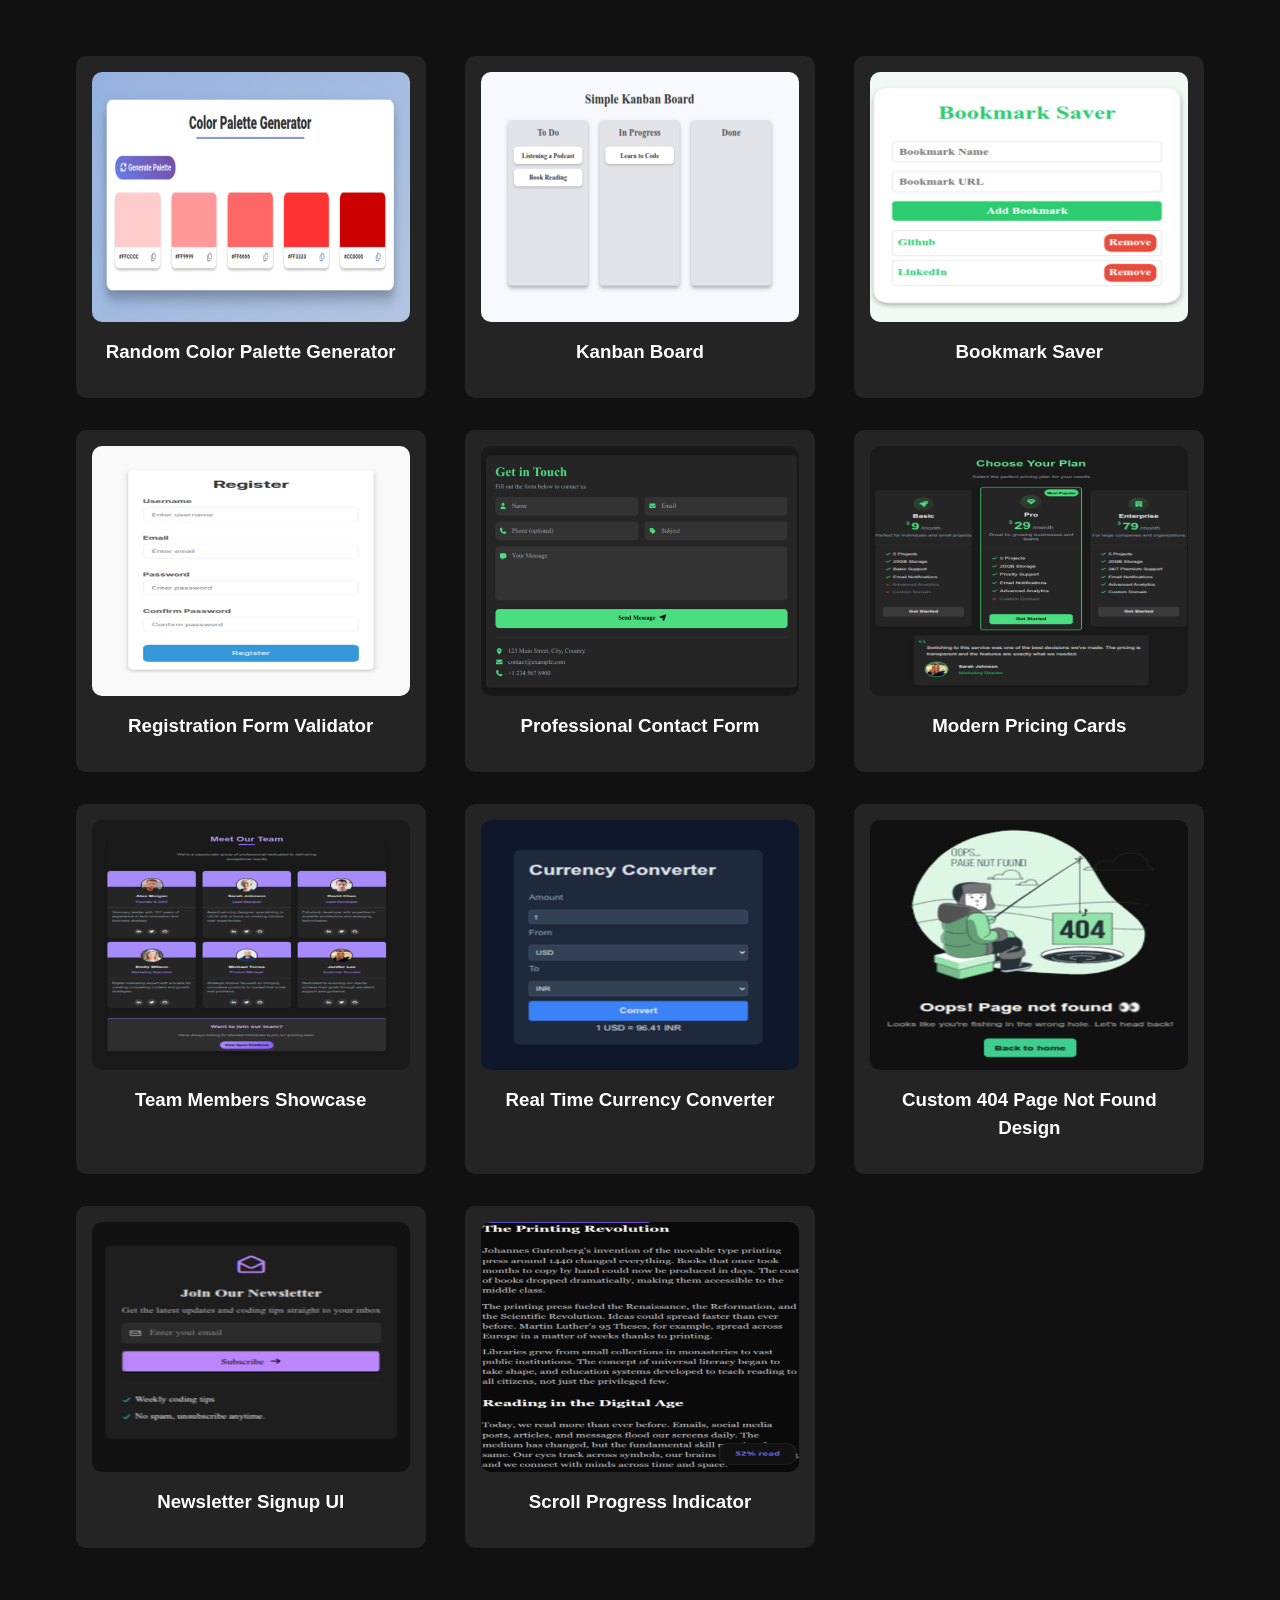
<file: index.html>
<!DOCTYPE html>
<html lang="en">
<head>
  <meta charset="UTF-8">
  <meta name="viewport" content="width=device-width, initial-scale=1.0">
  <title>Web Development Projects</title>
  <link rel="stylesheet" href="style.css">
</head>
<body>

  <div class="container">
    <div class="card-container">

      <!-- Project 2 -->
      <div class="cards">
        <div class="card-image">
          <img src="Assets/project-2.png" alt="Random Color Palette Generator">
          <div class="project-name">
            <h3>Random Color Palette Generator</h3>
          </div>
        </div> 
        <div class="card-description">
          <p class="project-description">
            An interactive color palette generator that creates random color 
            and lets users copy HEX codes.
          </p>
          <a href="Random-Color-Palette-Generator/" target="_blank" class="project-link" rel="noopener noreferrer">
            View Demo
          </a>
        </div>
      </div>

      <!-- Project 3 -->
      <div class="cards">
        <div class="card-image">
          <img src="Assets/project-3.png" alt="Kanban Board">
          <div class="project-name">
            <h3>Kanban Board</h3>
          </div>
        </div> 
        <div class="card-description">
          <p class="project-description">
            A responsive Kanban Board built using the HTML Drag and Drop API, allowing users to 
            move task cards.
          </p>
          <a href="Kanban-Board/" target="_blank" class="project-link" rel="noopener noreferrer">
            View Demo
          </a>
        </div>
      </div>

      <!--Project 5-->
       <div class="cards">
        <div class="card-image">
          <img src="Assets/project-5.png" alt="Bookmark Saver">
          <div class="project-name">
            <h3>Bookmark Saver</h3>
          </div>
        </div>
        <div class="card-description">
          <p class="project-description">
            A responsive bookmark manager that 
            saves website links using local storage.
          </p>
          <a href="Bookmark-Saver/" target="_blank" class="project-link" rel="noopener noreferrer">
            View Demo
          </a>
        </div>
      </div>

      <!--Project 6-->
       <div class="cards">
        <div class="card-image">
          <img src="Assets/project-6.png" alt="Registration Form Validator">
          <div class="project-name">
            <h3>Registration Form Validator</h3>
          </div>
        </div>
        <div class="card-description">
          <p class="project-description">
            A responsive registration form with real-time validation 
            for user inputs using HTML, CSS, and JavaScript.
          </p>
          <a href="Registration-Form-Validator/" target="_blank" class="project-link" rel="noopener noreferrer">
            View Demo
          </a>
        </div>
      </div>

      <!--Project 9-->
       <div class="cards">
        <div class="card-image">
          <img src="Assets/project-9.png" alt="Professional Contact Form">
          <div class="project-name">
            <h3>Professional Contact Form</h3>
          </div>
        </div>
        <div class="card-description">
          <p class="project-description">
            A responsive contact form built with HTML and CSS featuring a clean, modern UI.
          </p>
          <a href="Professional-Contact-Form/" target="_blank" class="project-link" rel="noopener noreferrer">
            View Demo
          </a>
        </div>
      </div>

      <!-- Project 10 -->
      <div class="cards">
        <div class="card-image">
          <img src="Assets/project-10.png" alt="Modern Pricing Cards">
          <div class="project-name">
            <h3>Modern Pricing Cards</h3>
          </div>
        </div>
        <div class="card-description">
          <p class="project-description">
             A modern and responsive pricing cards interface built with HTML and CSS, featuring 
             three pricing plans.
          </p>
          <a href="Modern-Pricing-Cards/" target="_blank" class="project-link" rel="noopener noreferrer">
            View Demo
          </a>
        </div>
      </div>
      
      <!-- Project 11 -->
      <div class="cards">
        <div class="card-image">
          <img src="Assets/project-11.png" alt="Team Members Showcase Section">
          <div class="project-name">
            <h3>Team Members Showcase <Section></Section></h3>
          </div>
        </div> 
        <div class="card-description">
          <p class="project-description">
             A responsive team members showcase section built with HTML and CSS 
             to highlight team members.
          </p>
          <a href="Team-Members-Showcase-Section/" target="_blank" class="project-link" rel="noopener noreferrer">
            View Demo
          </a>
        </div>
      </div>

      <!-- Project 13 -->
      <div class="cards">
        <div class="card-image">
          <img src="Assets/project-13.png" alt="Real Time Currency Converter">
          <div class="project-name">
            <h3>Real Time Currency Converter</h3>
          </div>
        </div>
        <div class="card-description">
          <p class="project-description">
            A responsive currency converter using 
            live exchange rates for instant currency conversion.
          </p>
          <a href="Real-Time-Currency-Converter/" target="_blank" class="project-link" rel="noopener noreferrer">
            View Demo
          </a>
        </div>
      </div>
      <!-- Project 15 -->
      <div class="cards">
        <div class="card-image">
          <img src="Assets/project-15.png" alt="Custom 404 Page Not Found Design">
          <div class="project-name">
            <h3>Custom 404 Page Not Found Design</h3>
          </div>
        </div>
        <div class="card-description">
          <p class="project-description">
            A responsive 404 Page Not Found built with HTML and CSS featuring a
            clean and modern design.
          </p>
          <a href="Custom-404-Page-Not-Found-Design/" target="_blank" class="project-link" rel="noopener noreferrer">
            View Demo
          </a>
        </div>
      </div>
      <!-- Project 16 -->
      <div class="cards">
        <div class="card-image">
          <img src="Assets/project-16.png" alt="Newsletter Signup UI">
          <div class="project-name">
            <h3>Newsletter Signup UI</h3>
          </div>
        </div>
        <div class="card-description">
          <p class="project-description">
            A responsive newsletter signup UI built with HTML and CSS featuring a clean, modern design.
          </p>
          <a href="Newsletter-Signup-UI/" target="_blank" class="project-link" rel="noopener noreferrer">
            View Demo
          </a>
        </div>
      </div>
      <!-- Project 19 -->
      <div class="cards">
        <div class="card-image">
          <img src="Assets/project-19.png" alt="Scroll Progress Indicator">
          <div class="project-name">
            <h3>Scroll Progress Indicator</h3>
          </div>
        </div>
        <div class="card-description">
          <p class="project-description">
             A responsive scroll progress indicator that 
             displays how much of the page has been scrolled.
          </p>
          <a href="Scroll-Progress-Indicator/" target="_blank" class="project-link" rel="noopener noreferrer">
            View Demo
          </a>
        </div>
      </div>

    </div>
  </div>
</body>
</html>
</file>
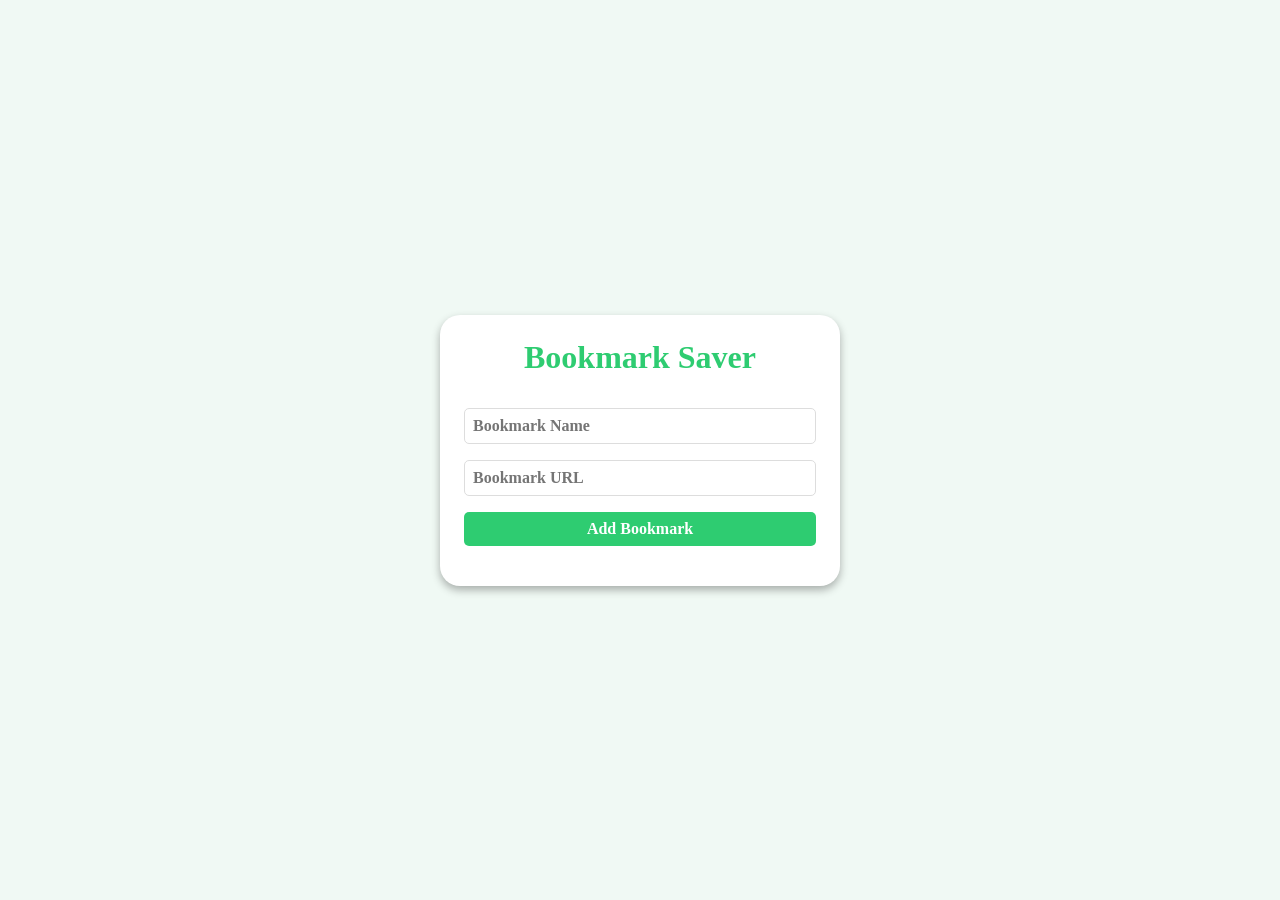
<file: Bookmark-Saver/index.html>
<!DOCTYPE html>
<html lang="en">
<head>
  <meta charset="UTF-8">
  <meta name="viewport" content="width=device-width, initial-scale=1.0">
  <title>Bookmark Saver</title>
  <link rel="stylesheet" href="style.css">
</head>
<body>   
  <div class="container">
    <div class="bookmark-container">
      <h1>Bookmark Saver</h1>
      <div class="input-container">
        <input type="text" placeholder="Bookmark Name" id="bookmark-name">
        <input type="text" placeholder="Bookmark URL" id="bookmark-url">
        <button id="add-bookmark">Add Bookmark</button>
        <ul id="bookmark-list"></ul>
      </div>
    </div>
  </div>
  <script src="script.js"></script>
</body>
</html>
</file>
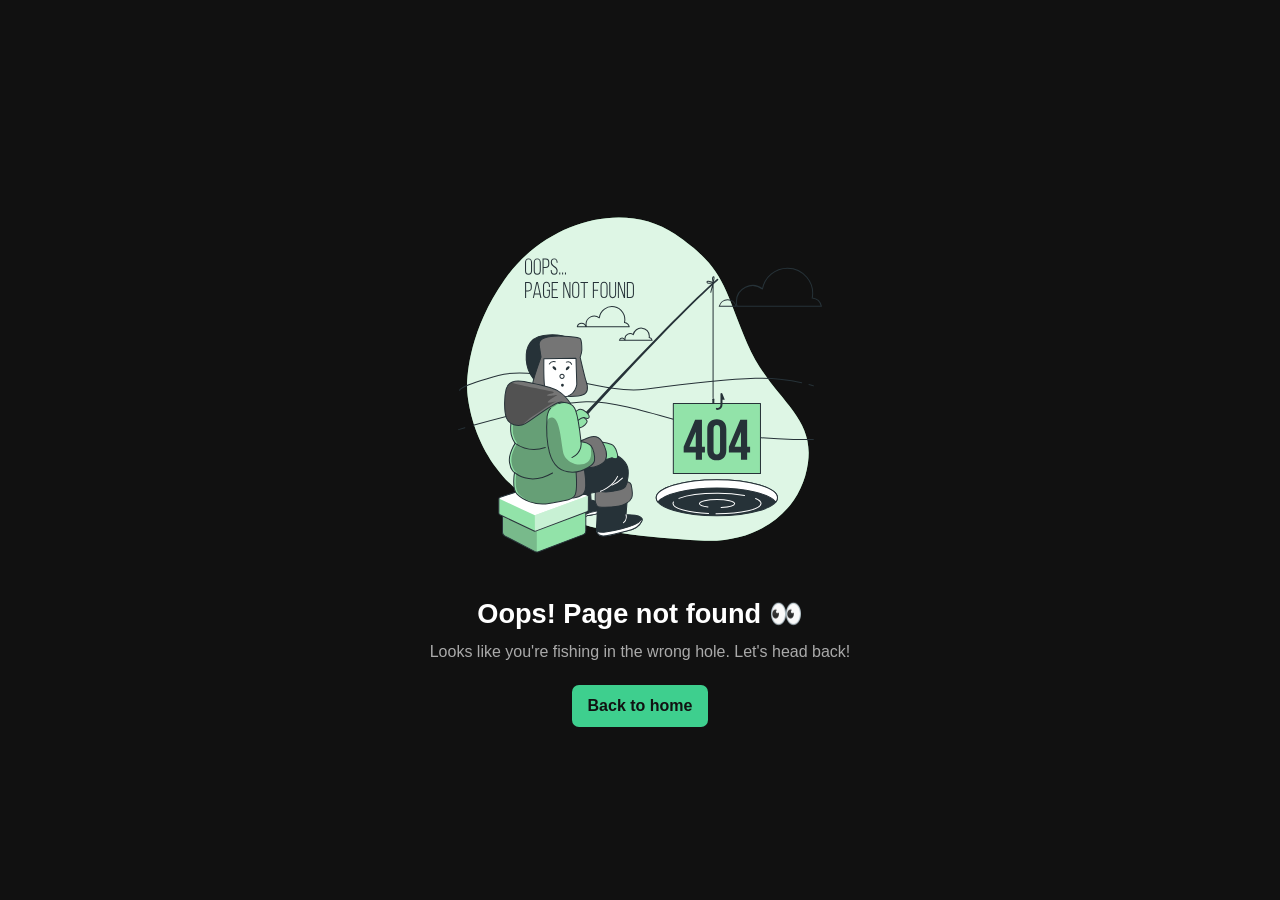
<file: Custom-404-Page-Not-Found-Design/index.html>
<!DOCTYPE html>
<html lang="en">
<head>
  <meta charset="UTF-8">
  <meta name="viewport" content="width=device-width, initial-scale=1.0">
  <title>Custom 404 Page Not Found Design</title>
  <link rel="stylesheet" href="style.css">
</head>
<body>
  <div class="container">
    <div class="error-404-container">
      <div class="error-image">
        <img src="../Assets/404 Error-bro.svg" alt="404 Error image">
      </div>
      <div class="error-content">
        <h1>Oops! Page not found 👀</h1>
        <p>Looks like you're fishing in the wrong hole. Let's head back!</p>
        <a href="#">Back to home</a>
      </div>
    </div>
  </div>
</body>
</html>
</file>
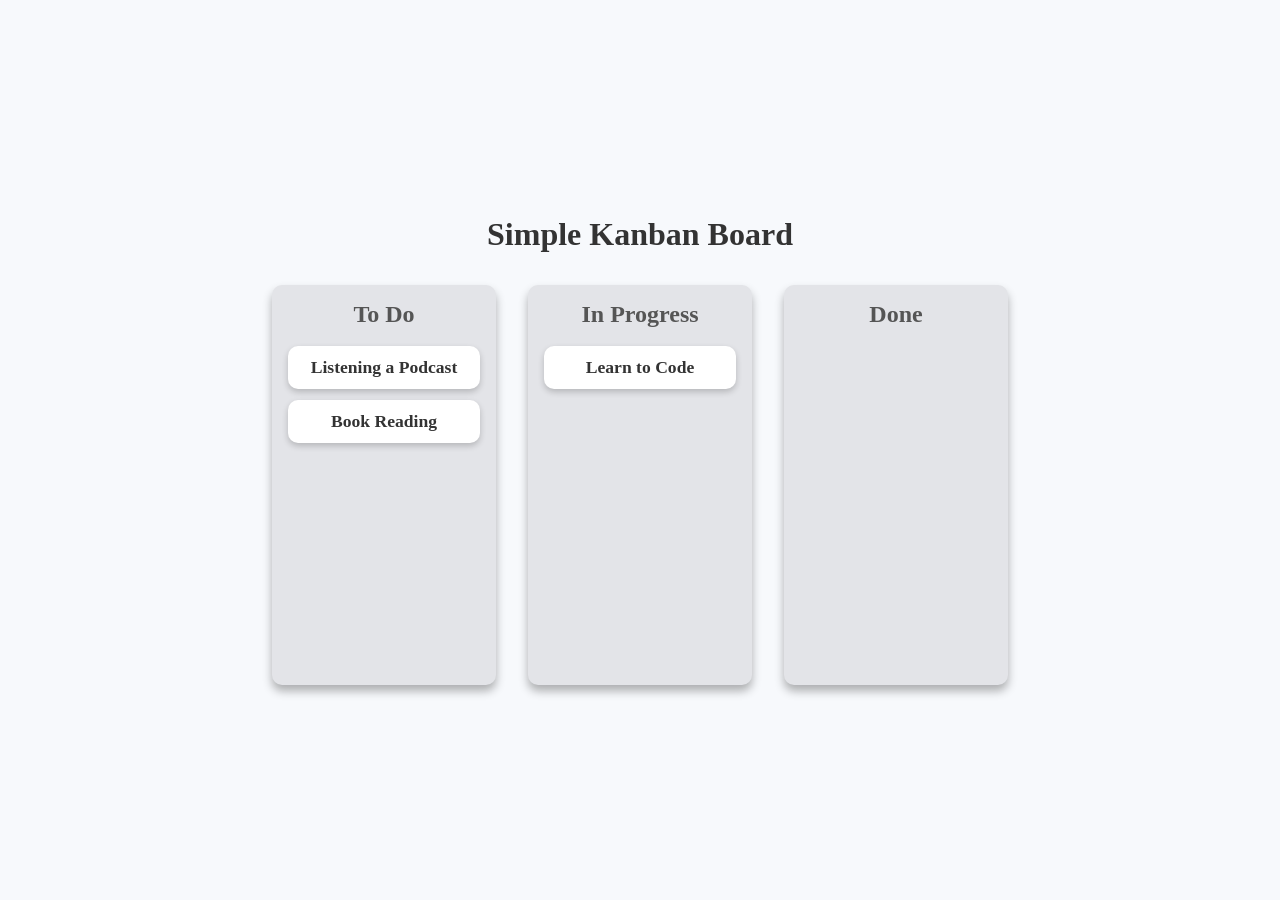
<file: Kanban-Board/index.html>
<!DOCTYPE html>
<html lang="en">
<head>
  <meta charset="UTF-8">
  <meta name="viewport" content="width=device-width, initial-scale=1.0">
  <title>Kanban Board</title>
  <link rel="stylesheet" href="style.css">
</head>
<body>
  <div class="container">
    <div class="board-container">
         <h1>Simple Kanban Board</h1>
    <div class="board">
      <div class="lists" id="list-1">
        <h2>To Do</h2>
        <div class="cards" draggable="true" id="card-1">Listening a Podcast</div>
        <div class="cards" draggable="true" id="card-2">Book Reading</div>
      </div> 
      <div class="lists" id="list-2">
        <h2>In Progress</h2>
        <div class="cards" draggable="true" id="card-3">Learn to Code</div>
      </div>
      <div class="lists" id="list-3">
        <h2>Done</h2>
      </div>
    </div>
    </div>
  </div> 
  <script src="script.js"></script>
</body>
</html>
</file>
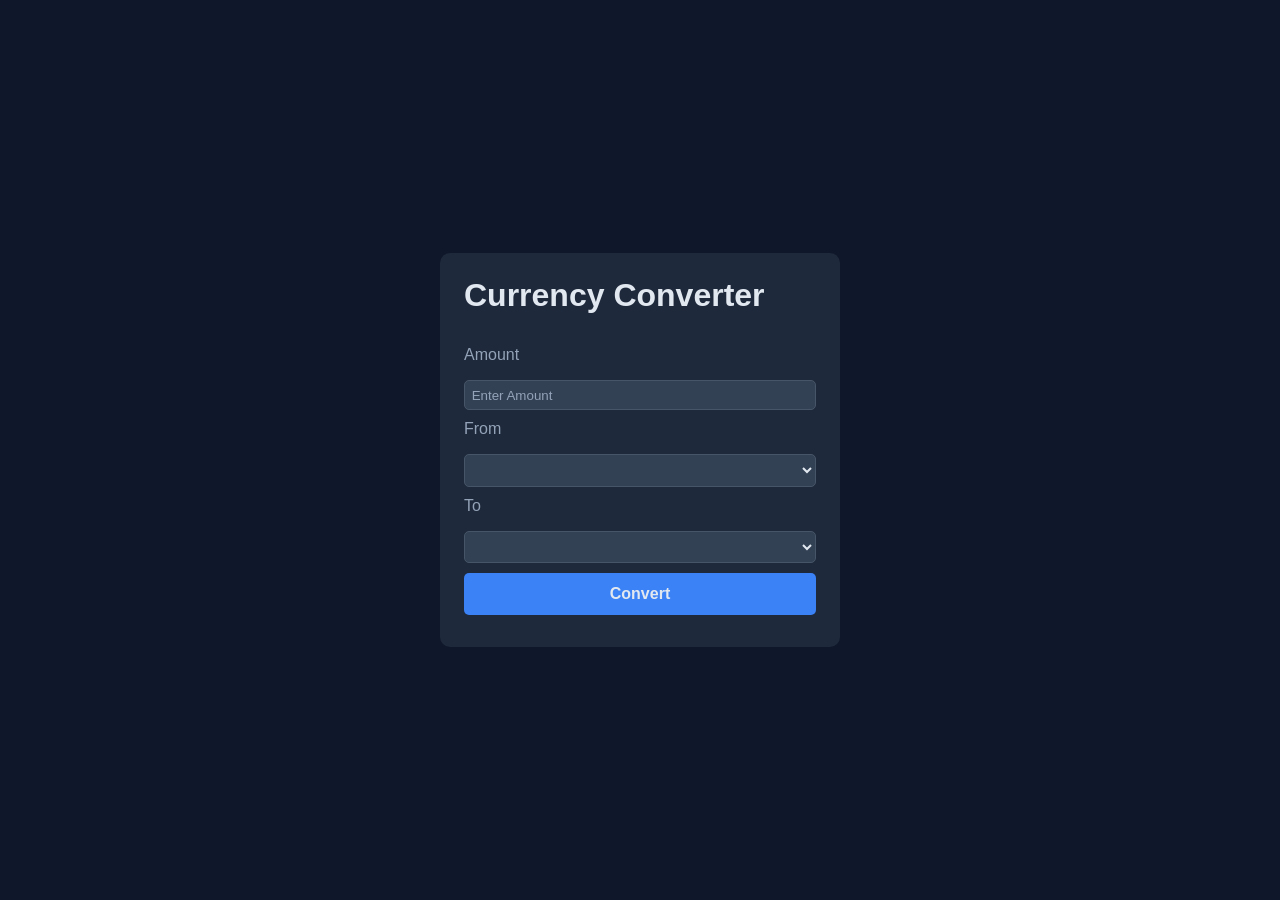
<file: Real-Time-Currency-Converter/index.html>
<!DOCTYPE html>
<html lang="en">
<head>
  <meta charset="UTF-8">
  <meta name="viewport" content="width=device-width, initial-scale=1.0">
  <title>Real Time Currency Converter</title>
  <link rel="stylesheet" href="style.css">
</head>
<body>
  <div class="container">
    <div class="currency-converter">
      <h1>Currency Converter</h1>
      <form id="converter-form">
        <div class="form-group">
          <label for="amount">Amount</label>
          <input type="number" id="amount" required placeholder="Enter Amount">
        </div>
        <div class="form-group">
          <label for="from-currency">From</label>
          <select id="from-currency"></select>
        </div> 
        <div class="form-group">
          <label for="to-currency">To</label>
          <select id="to-currency"></select>
        </div>
        <button type="submit" id="submit-btn">Convert</button>
      </form>
      <div id="result"></div>
    </div>
  </div>
  <script src="script.js"></script>
</body>
</html>
</file>
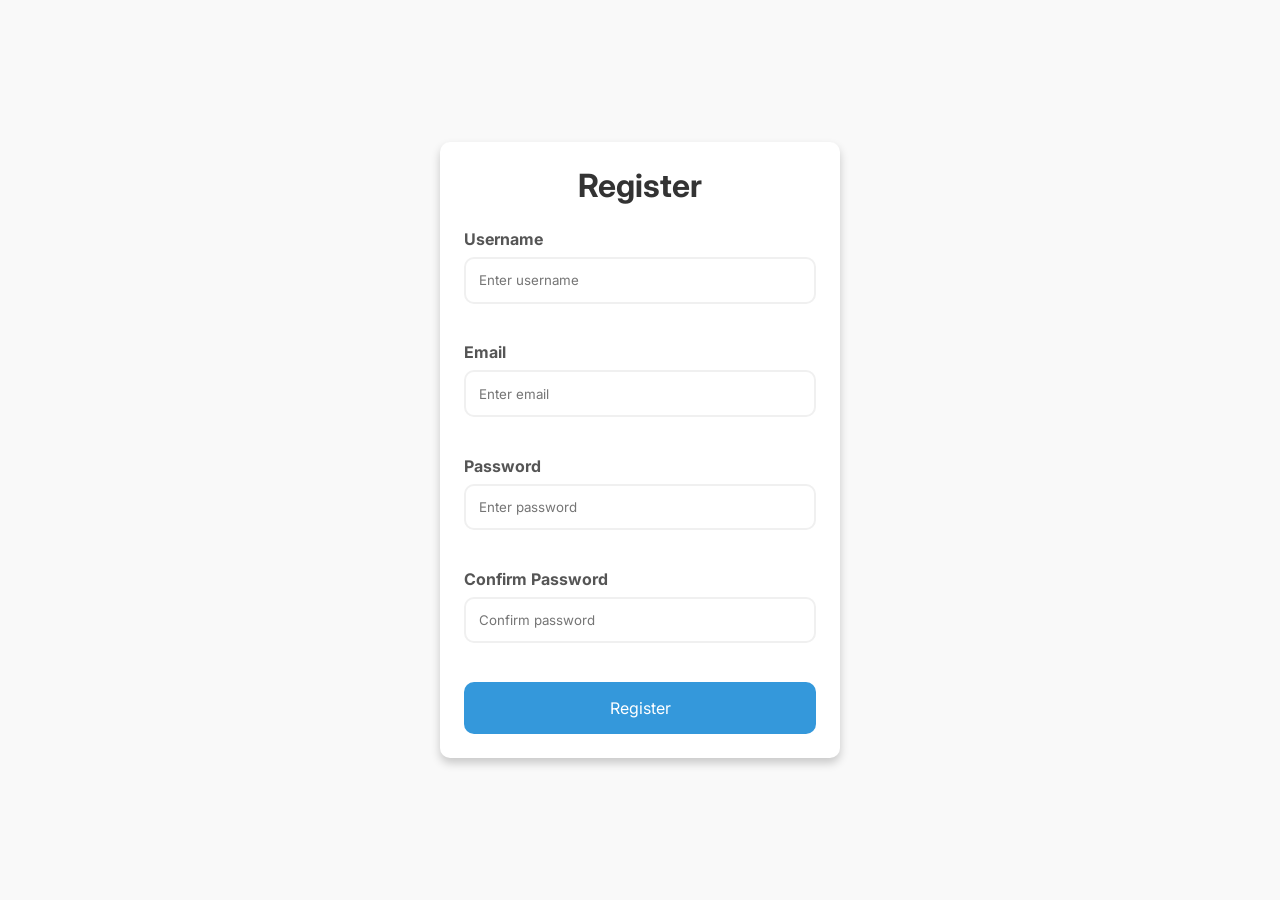
<file: Registration-Form-Validator/index.html>
<!DOCTYPE html>
<html lang="en">
<head>
  <meta charset="UTF-8">
  <meta name="viewport" content="width=device-width, initial-scale=1.0">
  <title>Registration Form Validator</title>
  <link rel="stylesheet" href="style.css">
  <link rel="preconnect" href="https://fonts.googleapis.com">
  <link rel="preconnect" href="https://fonts.gstatic.com" crossorigin>
  <link href="https://fonts.googleapis.com/css2?family=Inter:ital,opsz,wght@0,14..32,100..900;1,14..32,100..900&family=Karla:ital,wght@0,200..800;1,200..800&family=Montserrat:ital,wght@0,100..900;1,100..900&family=Noto+Sans:ital,wght@0,100..900;1,100..900&family=Roboto:ital,wght@0,100..900;1,100..900&display=swap" rel="stylesheet">
</head>
<body>
  <div class="container">
    <div class="form-container"> 
      <h1>Register</h1>
      <form id="registeration-form">
        <div class="form-elements">
          <label for="username">Username</label>
          <input type="text" id="username" placeholder="Enter username">
          <small>Username is required</small>
        </div>
        <div class="form-elements">
          <label for="email">Email</label>
          <input type="text" id="email" placeholder="Enter email">
          <small>Email is required</small>
        </div>
        <div class="form-elements">
          <label for="password">Password</label>
          <input type="password" id="password" placeholder="Enter password">
          <small>Password is required</small>
        </div>
        <div class="form-elements">
          <label for="confirm-password">Confirm Password</label>
          <input type="password" id="confirm-password" placeholder="Confirm password">
          <small>Password not matched</small>
        </div>
        <button type="submit" id="submit-btn">Register</button>
      </form>
    </div>
  </div>
  <script src="script.js"></script>
</body>
</html>
</file>
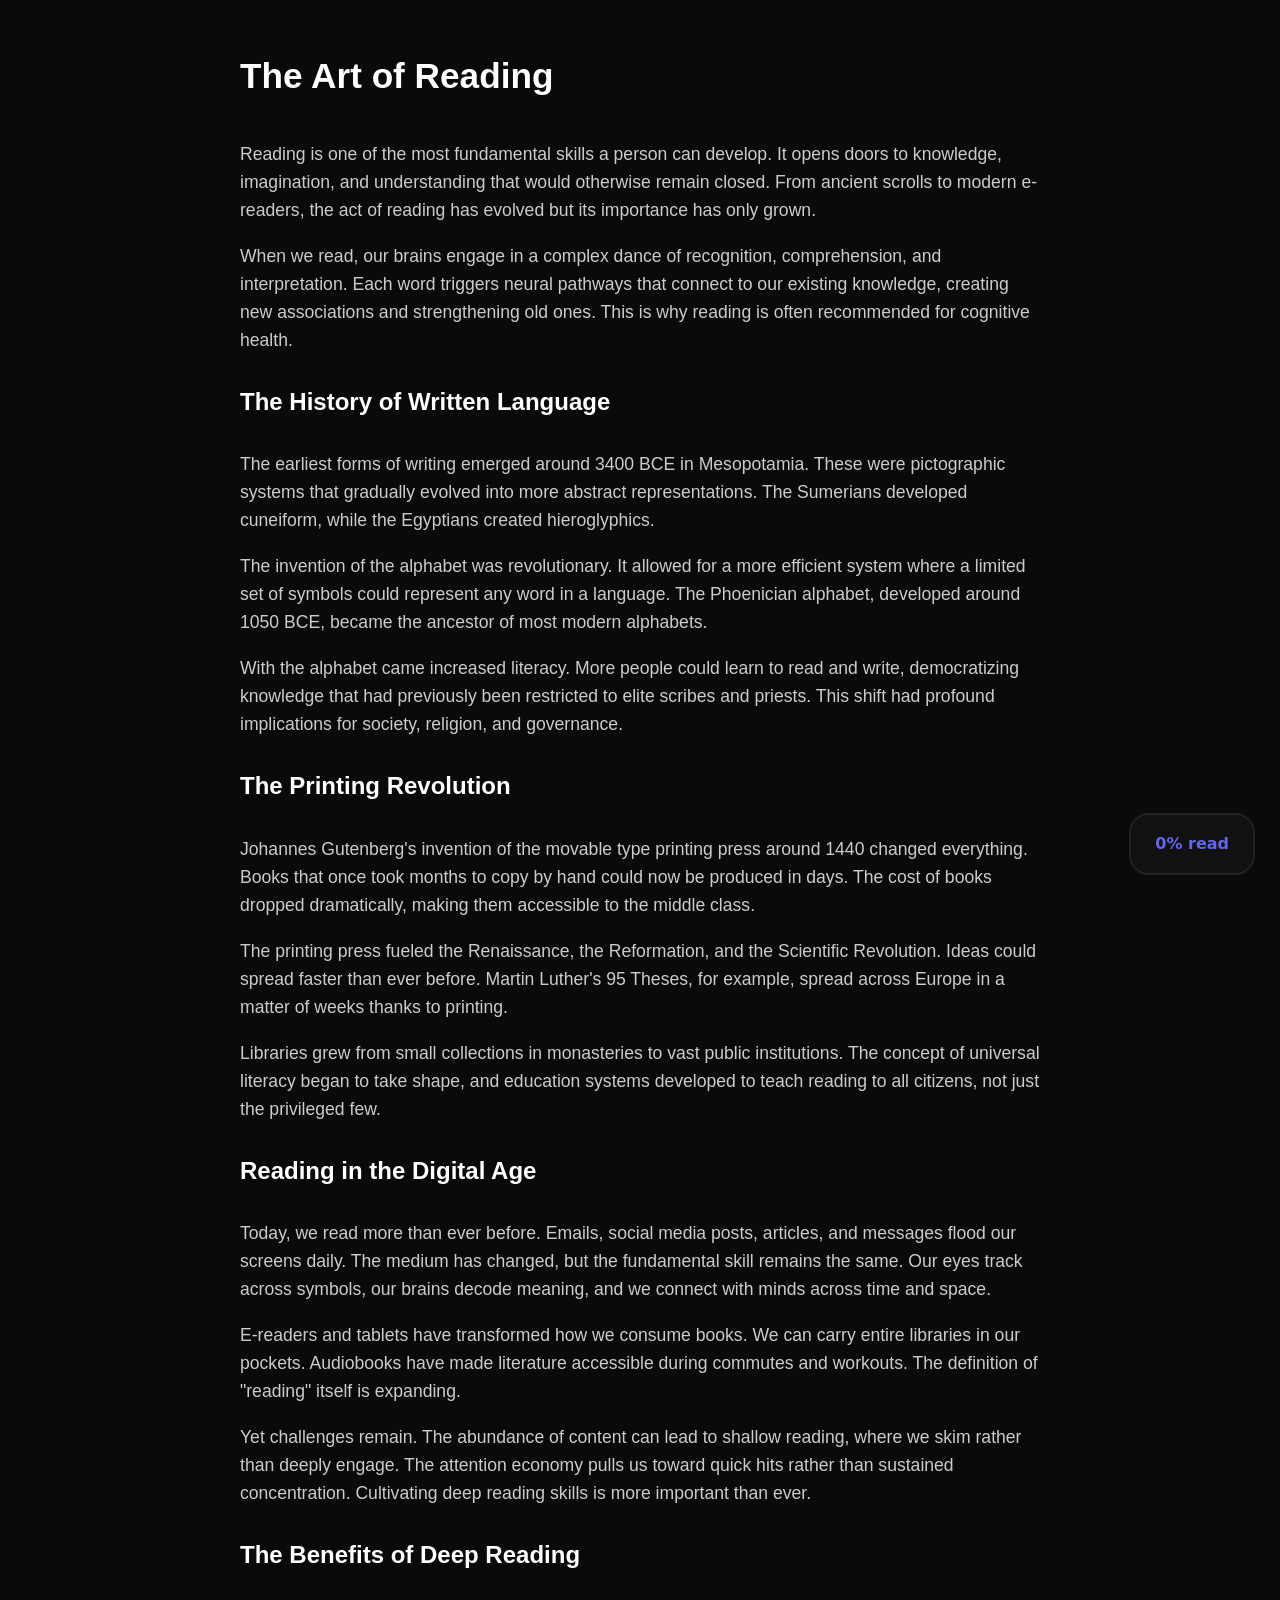
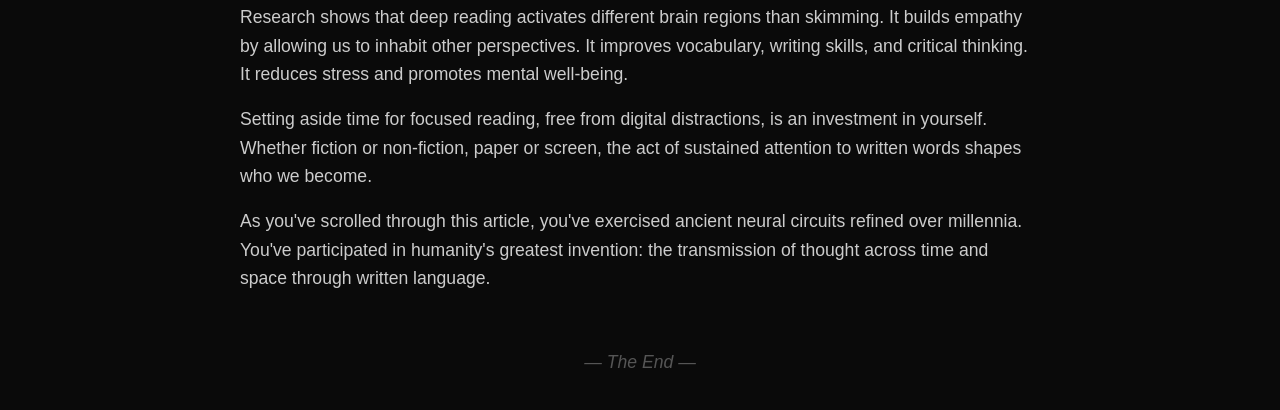
<file: Scroll-Progress-Indicator/index.html>
<!DOCTYPE html>
<html lang="en">
<head>
  <meta charset="UTF-8">
  <meta name="viewport" content="width=device-width, initial-scale=1.0">
  <title>Scroll Progress Indicator</title>
  <link rel="stylesheet" href="style.css">
</head>
<body>
  <div class="container">
    <div class="scroll-container">
      <div class="progress-bar"></div>
      <div class="badge-status">0% read</div>
      <section class="content">
        <h1>The Art of Reading</h1>
        <p>
          Reading is one of the most fundamental skills a person can develop. It opens doors to
          knowledge, imagination, and understanding that would otherwise remain closed. From ancient
          scrolls to modern e-readers, the act of reading has evolved but its importance has only
          grown.
        </p>
        <p>
          When we read, our brains engage in a complex dance of recognition, comprehension, and
          interpretation. Each word triggers neural pathways that connect to our existing knowledge,
          creating new associations and strengthening old ones. This is why reading is often
          recommended for cognitive health.
        </p>
        <h2>The History of Written Language</h2>
        <p>
          The earliest forms of writing emerged around 3400 BCE in Mesopotamia. These were
          pictographic systems that gradually evolved into more abstract representations. The
          Sumerians developed cuneiform, while the Egyptians created hieroglyphics.
        </p>
        <p>
          The invention of the alphabet was revolutionary. It allowed for a more efficient system
          where a limited set of symbols could represent any word in a language. The Phoenician
          alphabet, developed around 1050 BCE, became the ancestor of most modern alphabets.
        </p>
        <p>
          With the alphabet came increased literacy. More people could learn to read and write,
          democratizing knowledge that had previously been restricted to elite scribes and priests.
          This shift had profound implications for society, religion, and governance.
        </p>
        <h2>The Printing Revolution</h2>
        <p>
          Johannes Gutenberg's invention of the movable type printing press around 1440 changed
          everything. Books that once took months to copy by hand could now be produced in days. The
          cost of books dropped dramatically, making them accessible to the middle class.
        </p>
        <p>
          The printing press fueled the Renaissance, the Reformation, and the Scientific Revolution.
          Ideas could spread faster than ever before. Martin Luther's 95 Theses, for example, spread
          across Europe in a matter of weeks thanks to printing.
        </p>
        <p>
          Libraries grew from small collections in monasteries to vast public institutions. The
          concept of universal literacy began to take shape, and education systems developed to teach
          reading to all citizens, not just the privileged few.
        </p>
        <h2>Reading in the Digital Age</h2>
        <p>
          Today, we read more than ever before. Emails, social media posts, articles, and messages
          flood our screens daily. The medium has changed, but the fundamental skill remains the same.
          Our eyes track across symbols, our brains decode meaning, and we connect with minds across
          time and space.
        </p>
        <p>
          E-readers and tablets have transformed how we consume books. We can carry entire libraries
          in our pockets. Audiobooks have made literature accessible during commutes and workouts. The
          definition of "reading" itself is expanding.
        </p>
        <p>
          Yet challenges remain. The abundance of content can lead to shallow reading, where we skim
          rather than deeply engage. The attention economy pulls us toward quick hits rather than
          sustained concentration. Cultivating deep reading skills is more important than ever.
        </p>
        <h2>The Benefits of Deep Reading</h2>
        <p>
          Research shows that deep reading activates different brain regions than skimming. It builds
          empathy by allowing us to inhabit other perspectives. It improves vocabulary, writing
          skills, and critical thinking. It reduces stress and promotes mental well-being.
        </p>
        <p>
          Setting aside time for focused reading, free from digital distractions, is an investment in
          yourself. Whether fiction or non-fiction, paper or screen, the act of sustained attention to
          written words shapes who we become.
        </p>
        <p> 
          As you've scrolled through this article, you've exercised ancient neural circuits refined
          over millennia. You've participated in humanity's greatest invention: the transmission of
          thought across time and space through written language.
        </p>
        <p class="end">— The End —</p>
    </section>
    </div>
  </div>
  <script src="script.js"></script>
</body>
</html>
</file>
<file: style.css>
:root{
  --body-bg: #111111;
  --primary-color: #ffffff;
  --secondary-color: #aaaaaa;
  --font-family: "Poppins", sans-serif;
  --card-bg: #242424;
  --link-bg: #3ecf8e;
  --link-color: #111111;
  --link-hover-bg: #04fc8d;
  --box-shadow: rgba(62, 207, 142, 0.35);
}
*{
  margin: 0;
  padding: 0;
  box-sizing: border-box;
}
html,
body{
  width: 100%;
  overflow-x: hidden;
  font-family: var(--font-family);
  background: var(--body-bg);
}
img{
  display: block;
  max-width: 100%;
}
.container{
  min-height: 100vh;
  padding: 1.5rem;
  display: flex;
  justify-content: center;
  align-items: center;
}
.card-container{
  width: 100%;
  max-width: 1200px;
  display: grid;
  grid-template-columns: repeat(auto-fit, minmax(280px, 1fr));
  gap: 2rem;
  padding: 2rem;
  justify-items: center;
}
.cards{
  width: 100%;
  max-width: 350px;
  position: relative;
  display: flex;
  flex-direction: column;
  background: var(--card-bg);
  border-radius: 10px;
  overflow: hidden;
  padding: 1rem;
  transition: transform .3s ease, box-shadow .3s ease;
}
.cards:hover{
  transform: translateY(-7px);
  box-shadow: 0 4px 12px var(--box-shadow);
}
.card-image img{
  width: 100%;
  height: 250px;
  object-fit: cover;
  border-radius: 10px;
}
.project-name{
  padding: 1rem 0;
  text-align: center;
  color: var(--primary-color);
  line-height: 1.5;
}
.card-description{
  position: absolute;
  left: 0;
  right: 0;
  top: 50%;
  bottom: 0;
  display: flex;
  flex-direction: column;
  justify-content: center;
  align-items: center;
  padding: 1.25rem;
  background-color: var(--card-bg);
  opacity: 0;
  visibility: hidden;
  transition: opacity .3s ease, visibility .3s ease;
}

.cards:hover .card-description{
  opacity: 1;
  visibility: visible;
  cursor: pointer;
}
.project-description{
  position: absolute;
  top: 5%;
  padding: 1em;
  color: var(--secondary-color);
  line-height: 1.7;
  margin-bottom: 1.75rem;
  
}
.project-link{
  position: absolute;
  bottom: 8%;
  display: inline-block;
  padding: .75rem 1.5rem;
  background: var(--link-bg);
  color: var(--link-color);
  text-decoration: none;
  font-weight: 600;
  border-radius: 6px;
  transition: transform .3s ease, background-color .3s ease;
}
.project-link:hover{
  background: var(--link-hover-bg);
  transform: translateY(-3px);
  box-shadow: 0 2px 8px var(--box-shadow);
}
@media (max-width: 768px){
  .container{
    padding: 1rem;
  }
  .card-container{
    padding: 0;
    gap: 1.5rem;
    grid-template-columns: repeat(auto-fit, minmax(260px, 1fr));
  }
  .card-image img{
    height: 220px;
  }
}
@media (max-width: 480px){
  .container{
    padding: .75rem;
  }
  .card-container{
    grid-template-columns: 1fr;
  }
  .cards{
    max-width: 100%;
  }
  .card-image img{
    height: 200px;
  }
  .project-description {
    line-height: 1.4;
    font-size: 0.95rem;
  }
}
</file>
<file: Bookmark-Saver/style.css>
:root{
  --body-bg: #f0f9f4;
  --font-family: 'sans-serif';
  --container-bg: #fff;
  --primary-color: #2ecc71;
  --secondary-color: #ffffff;
  --placeholder-color: #333;
  --btn-hover: #27ae60;
  --border: #ddd; 
  --list-bg: #f9f9f9;
  --remove-btn: #e74c3c;
  --remove-btn-hover: #c0392b;
}
*{
  margin: 0;
  padding: 0;
  box-sizing: border-box;
  font-family: inherit;
}
html,body{
  background-color: var(--body-bg);
  font-family: var(--font-family);
}
.container{
  min-height: 100vh;
  display: flex;
  justify-content: center;
  align-items: center;
  padding: 1em;
}
.bookmark-container{
  background-color: var(--container-bg);
  width: 100%;
  max-width: 400px;
  padding: 1.5em;
  border-radius: 20px;
  box-shadow: 0 4px 8px rgba(0,0,0,0.3);
}
.bookmark-container h1{
  color: var(--primary-color);
  margin-bottom: 1em;
  text-align: center;
}
.input-container{
  display: flex;
  flex-direction: column;
  gap: 1em;
}
.input-container input{
  background-color: var(--);
  padding: .5em;
  border-radius: 5px;
  color: var(--placeholder-color);
  font-size: 1em;
  font-weight: 700;
  border: 1px solid var(--border);
}
.input-container input:focus{ 
  outline: none;
  border-color: var(--btn-hover);
  box-shadow: 0 4px 6px rgba(46,204,113,0.3);
}
.input-container button{
  background-color: var(--primary-color);
  color: var(--secondary-color);
  font-weight: 700;
  font-size: 1em;
  padding: .5em;
  outline: none;
  border: none;
  border-radius: 5px;
  transition: background-color .3s ease;
}
.input-container button:hover{
  background-color: var(--btn-hover);
  cursor: pointer;
}
#bookmark-list{
  list-style: none;
}
#bookmark-list li{
  display: flex;
  justify-content: space-between;
  align-items: center;
  padding: .4em;
  border: 1px solid var(--border);
  border-radius: 5px;
  margin-bottom: .4em;
}
#bookmark-list li a{
  color: var(--primary-color);
  text-decoration: none;
  font-weight: bold;
}
#bookmark-list button{
  background-color: var(--remove-btn);
  color: var(--secondary-color);
  padding: .4em;
  border: none;
  border-radius: 10px;
  transition: background-color .3s ease;
}
#bookmark-list button:hover{
  background-color: var(--remove-btn-hover);
}
</file>
<file: Custom-404-Page-Not-Found-Design/style.css>
:root{
  --body-bg: #111;
  --primary-color: #ffffff;
  --secondary-color: #aaa;
  --font-family: 'Poppins',sans-serif;
  --link-bg: #3ecf8e;
  --link-color: #111;
  --link-hover-bg: #04fc8d;
}
*{
  margin: 0;
  padding: 0;
  box-sizing: border-box;
  font-family: inherit;
}
html,body{
  background-color: var(--body-bg);
  font-family: var(--font-family);
}
.container{
  min-height: 100vh;
  display: flex;
  justify-content: center;
  align-items: center;
  padding: 1em;
}
.error-404-container{
  display: flex;
  flex-direction: column;
}
.error-image img{
  width: 100%;
  max-width: 550px;
}
.error-content{
  display: flex;
  flex-direction: column;
  align-items: center;
}
.error-content h1{
  font-size: 1.7rem;
  margin-bottom: .5em;
  color: var(--primary-color);
}
.error-content p{
  color: var(--secondary-color);
  text-align: center;
  margin-bottom: 1rem;
  font-size: 1rem;
}
.error-content a{
  background-color: var(--link-bg);
  color: var(--link-color);
  text-decoration: none;
  padding: .75em 1em;
  border-radius: 7px;
  font-weight: bold;
  margin-top: .5rem;
  transition: background-color .3s;
}
a:hover{
  background-color: var(--link-hover-bg);
  cursor: pointer;
}
</file>
<file: Kanban-Board/style.css>
:root{
  --font-family: 'sans-serif';
  --body-bg: #f7f9fc;
  --heading1-color: #333;
  --heading2-color: #555;
  --list-bg: #e3e4e8;
  --card-bg: #ffffff;
  --card-color: #333;
}
*{
  margin: 0;
  padding: 0;
  box-sizing: border-box;
}
html,body{
  font-family: var(--font-family);
  background-color: var(--body-bg);
}
.container{
  min-height: 100vh;
  display: flex;
  justify-content: center;
  align-items: center;
  padding: 1em;
}
.board-container{
  width: 100%;
  max-width: 800px;
  padding: 2em;
}
.board-container h1{
  color: var(--heading1-color);
  margin-bottom: 1em;
  text-align: center;
}
.board{
  display: grid;
  grid-template-columns: repeat(auto-fit,minmax(200px,1fr));
  gap: 2em;
}
.lists{
  background-color: var(--list-bg);
  border-radius: 10px;
  padding: 1em;
  min-height: 400px;
  box-shadow: 0 6px 10px rgba(0,0,0,0.3);
}
.lists h2{
  color: var(--heading2-color);
  text-align: center;
  margin-bottom: .75em;
}
.cards{
  background-color: var(--card-bg);
  color: var(--card-color);
  padding: .7rem;
  margin-bottom: .7rem;
  border-radius: 10px;
  font-size: 1.1em;
  font-weight: 600;
  text-align: center;
  cursor: grab;
  box-shadow: 0 3px 6px rgba(0,0,0,0.2);
  transition: transform .2s,box-shadow .2s;
}
.cards:active{
  cursor: grabbing;
  transform: scale(1.05);
  box-shadow: 0 6px 12px rgba(0,0,0,0.2);
}
.list.over {
  background-color: #d1d3d8;
}
</file>
<file: Real-Time-Currency-Converter/style.css>
:root{
  --bg-primary: #0f172a;
  --bg-secondary: #1e293b;
  --bg-input: #334155;
  --text-primary: #e2e8f0;
  --text-secondary: #94a3b8;
  --border-color: #475569;
  --accent-primary: #3b82f6;
  --accent-hover: #2563eb;
  --font-family: 'Poppins',sans-serif;
}
*{
  margin: 0;
  padding: 0;
  box-sizing: border-box;
  font-family: inherit;
}
html,body{
  background-color: var(--bg-primary);
  font-family: var(--font-family);
}
.container{
  min-height: 100vh;
  display: flex;
  justify-content: center;
  align-items: center;
  padding: 1em;
}
.currency-converter{
  width: 100%;
  max-width: 400px;
  background-color: var(--bg-secondary);
  padding: 1.5em;
  border-radius: 10px;
}
h1{
  color: var(--text-primary);
  margin-bottom: 1em;
}
.form-group{
  display: flex;
  flex-direction: column;
  gap: 1em;
}
.form-group label{
  color: var(--text-secondary);
}
.form-group input,.form-group select{
  padding: .5em;
  border-radius: 5px;
  background-color: var(--bg-input);
  color: var(--text-primary);
  margin-bottom: .75em;
  border: 1px solid var(--border-color);
  transition: all .3s;
}
.form-group input:focus,.form-group select:focus{
  outline: none;
  border-color: var(--accent-primary);
  box-shadow: 0 0 0 2px rgba(59,130,246,0.3);
}
.form-group input::placeholder{
  font-size: 1em; 
  color: var(--text-secondary);
}
button{
  width: 100%;
  background-color: var(--accent-primary);
  color: var(--text-primary);
  padding: .75em;
  border: none;
  font-size: 1rem;
  font-weight: 600;
  border-radius: 5px;
  transition: background-color .3s;
}
button:hover{
  background-color: var(--accent-hover);
  cursor: pointer;
}
#result{
  margin-top: .5em;
  text-align: center;
  color: var(--text-primary);
}
</file>
<file: Registration-Form-Validator/style.css>
:root{
  --body-bg: #f9f9f9;
  --font-family: 'Inter',sans-serif;
  --container-bg: #fff;
  --heading-color: #333;
  --label-color: #555;
  --border-color: #f0f0f0;
  --btn-bg: #3498db;
  --btn-bg-hover: #2980b9;
  --btn-color: #ffffff;
  --success: #2ecc71;
  --error: #e74c3c;
}
*{
  margin: 0;
  padding: 0;
  box-sizing: border-box;
  font-family: inherit;
}
html,body{
  background-color: var(--body-bg);
  font-family: var(--font-family);
}
.container{
  min-height: 100vh;
  display: flex;
  justify-content: center;
  align-items: center;
  padding: 1em;
}
.form-container{
  width: 100%;
  max-width: 400px;
  background-color: var(--container-bg);
  padding: 1.5em;
  border-radius: 10px;
  box-shadow: 0 5px 10px rgba(0,0,0,0.2);
}
.form-container h1{
  text-align: center;
  color: var(--heading-color);
  margin-bottom: .75em;
}
.form-elements{
  display: flex;
  flex-direction: column;
  margin-bottom: 1em;
}
.form-elements label{
  color: var(--label-color);
  margin-bottom: .5em;
  font-weight: bold;
}
.form-elements input{
  border: 2px solid var(--border-color);
  border-radius: 10px;
  padding: 1em;
  transition: border-color .3s;
}
.form-elements input:focus{
  outline: none;
  border-color: var(--btn-bg);
}
small{
  visibility: hidden;
  margin-top: .5em;
}
button{
  width: 100%;
  border-radius: 10px; 
  outline: none;
  border: none;
  padding: 1em;
  font-size: 1rem;
  background-color: var(--btn-bg);
  color: var(--btn-color);
  transition: background-color .3s;
}
button:hover{
  cursor: pointer;
  background-color: var(--btn-bg-hover);
}
.form-elements.success input{
  border-color: var(--success);
}
.form-elements.error input{
  border-color: var(--error);
}
.form-elements.error small{
  visibility: visible;
  color: var(--error);
}
</file>
<file: Scroll-Progress-Indicator/style.css>
:root{
  --body-bg: #0a0a0a;
  --font-family: Georgia,sans-serif;
  --badge-font: system-ui,sans-serif;
  --primary-color: #ccc;
  --secondary-color: #6366f1;
  --progressbar-bg: #8b5cf6;
  --badge-bg: #111;
  --badge-border: #222;
  --heading-color: #fff;
  --end-color: #555;
}
*{
  margin: 0;
  padding: 0;
  box-sizing: border-box;
  font-family: inherit;
}
html,body{
  background-color: var(--body-bg);
  font-family: var(--font-family);
  color: var(--primary-color);
  line-height: 1.6;
}
.container{
  min-height: 100vh;
  display: flex;
  justify-content: center;
  align-items: center;
  padding: 1em;
}
.scroll-container{
  width: 100%;
  max-width: 800px;
}
.progress-bar{
  position: fixed;
  height: 5px;
  width: 0%;
  top: 0;
  left: 0;
  background: linear-gradient(90deg,var(--secondary-color),var(--progressbar-bg));
  margin-bottom: 1em;
}
.badge-status{
  position: fixed;
  bottom: 25px;
  right: 25px;
  color: var(--secondary-color);
  border-radius: 20px;
  background-color: var(--badge-bg);
  font-weight: bold;
  padding: 1em 1.5em;
  z-index: 100;
  border: 2px solid var(--badge-border);
  font-family: var(--badge-font);
  transition: all .2s ease;
}
.badge-status.complete{
  background-color: var(--secondary-color);
  color: var(--heading-color);
  border-color: var(--secondary-color);
}
.content{
  width: 100%;
  max-width: 800px;
  margin-top: 2rem;
}
.content h1{
  font-size: 2.2rem;
  color: var(--heading-color);
  margin-bottom: 1em;
}
.content h2{
  font-size: 1.5rem;
  color: var(--heading-color);
  margin: 1.2em 0;
}
.content p{
  font-size: 1.1em;
  margin-bottom: 1em;
}
.content .end{
  text-align: center;
  color: var(--end-color);
  font-style: italic;
  margin-top: 3.5rem;
}
</file>
